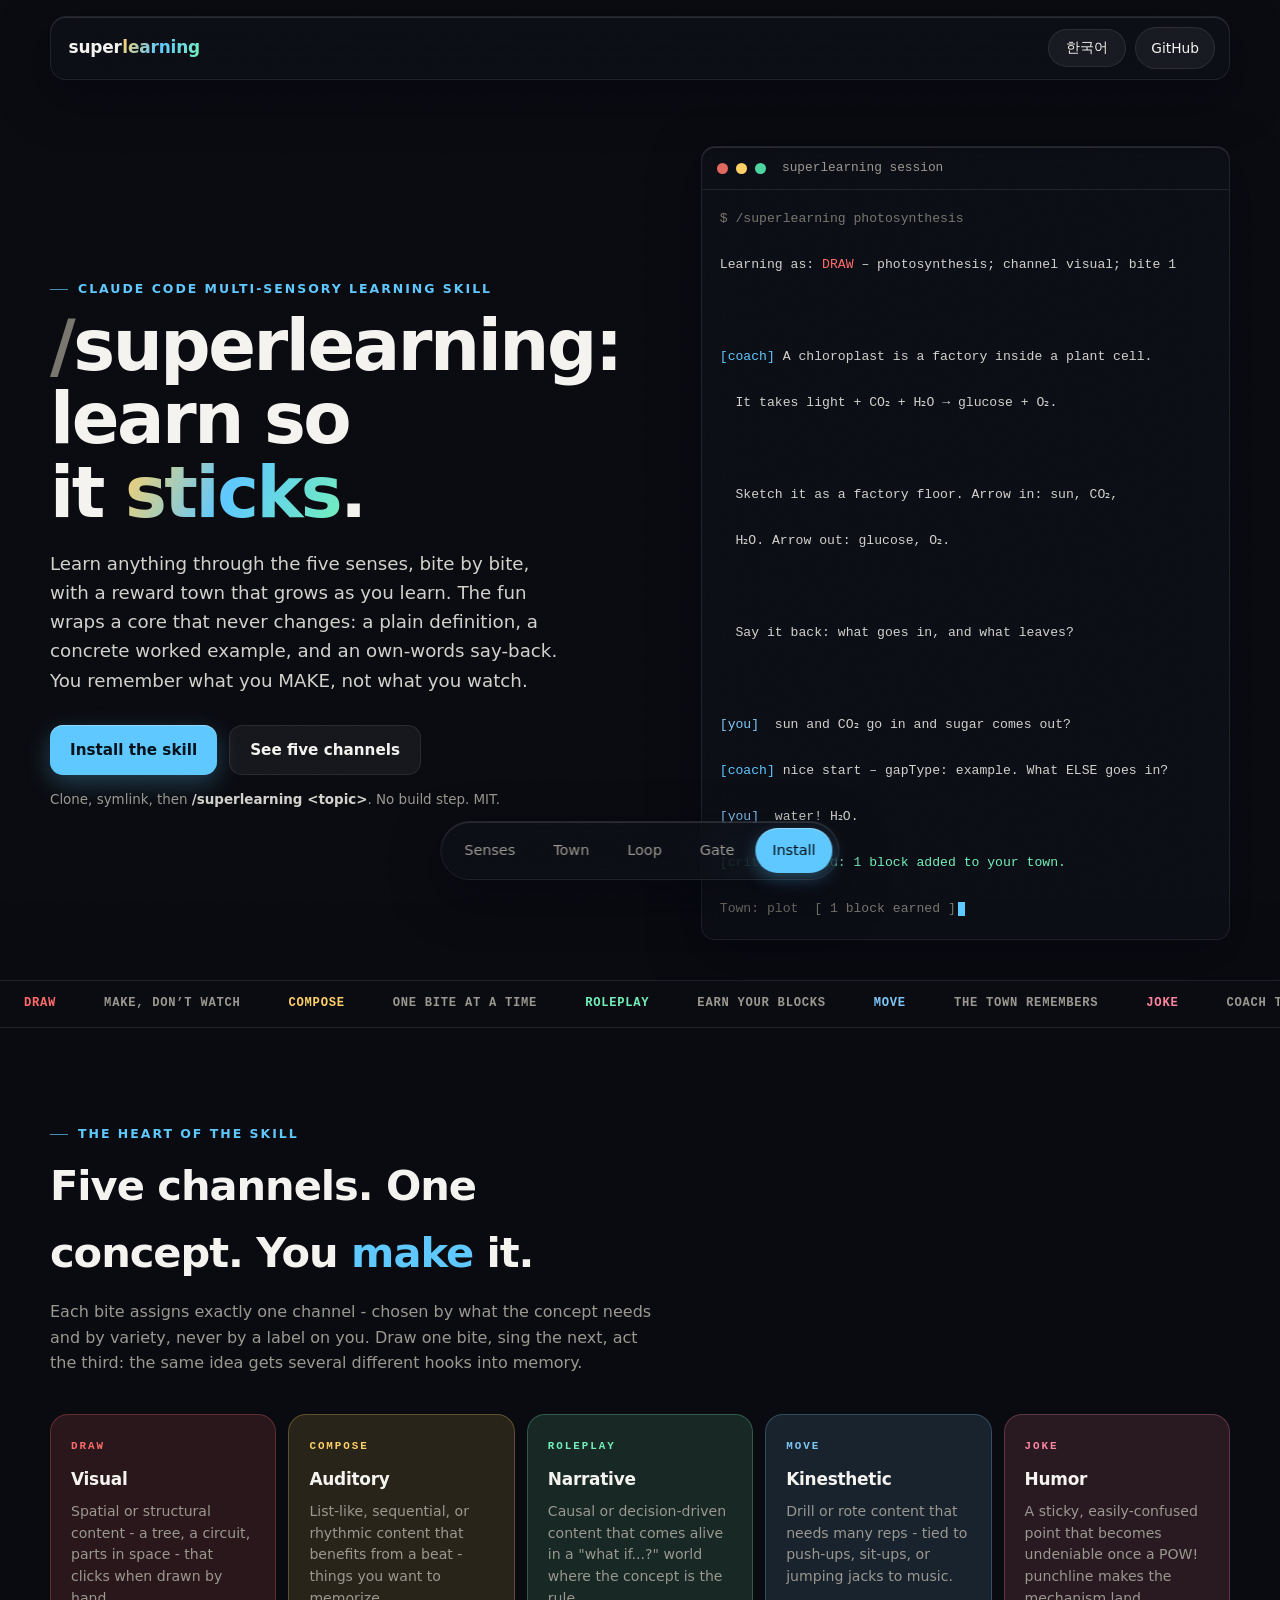
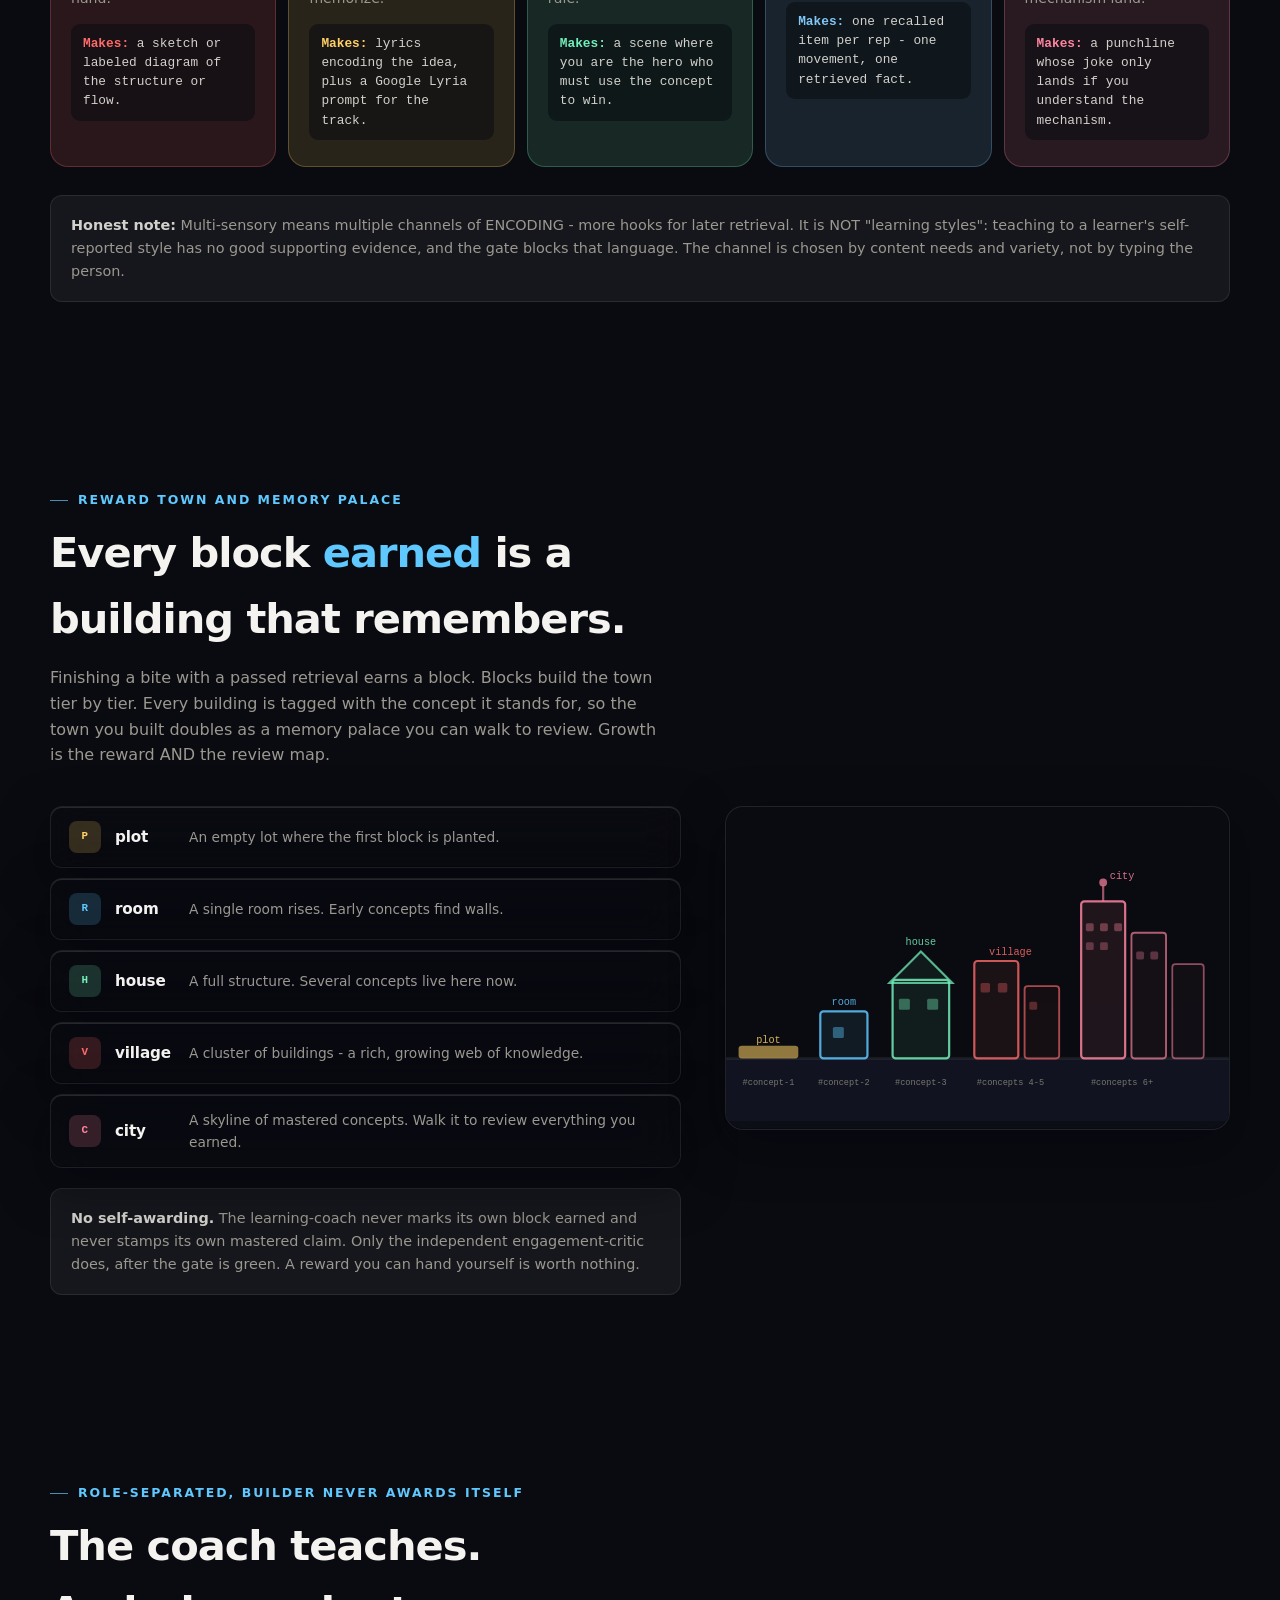
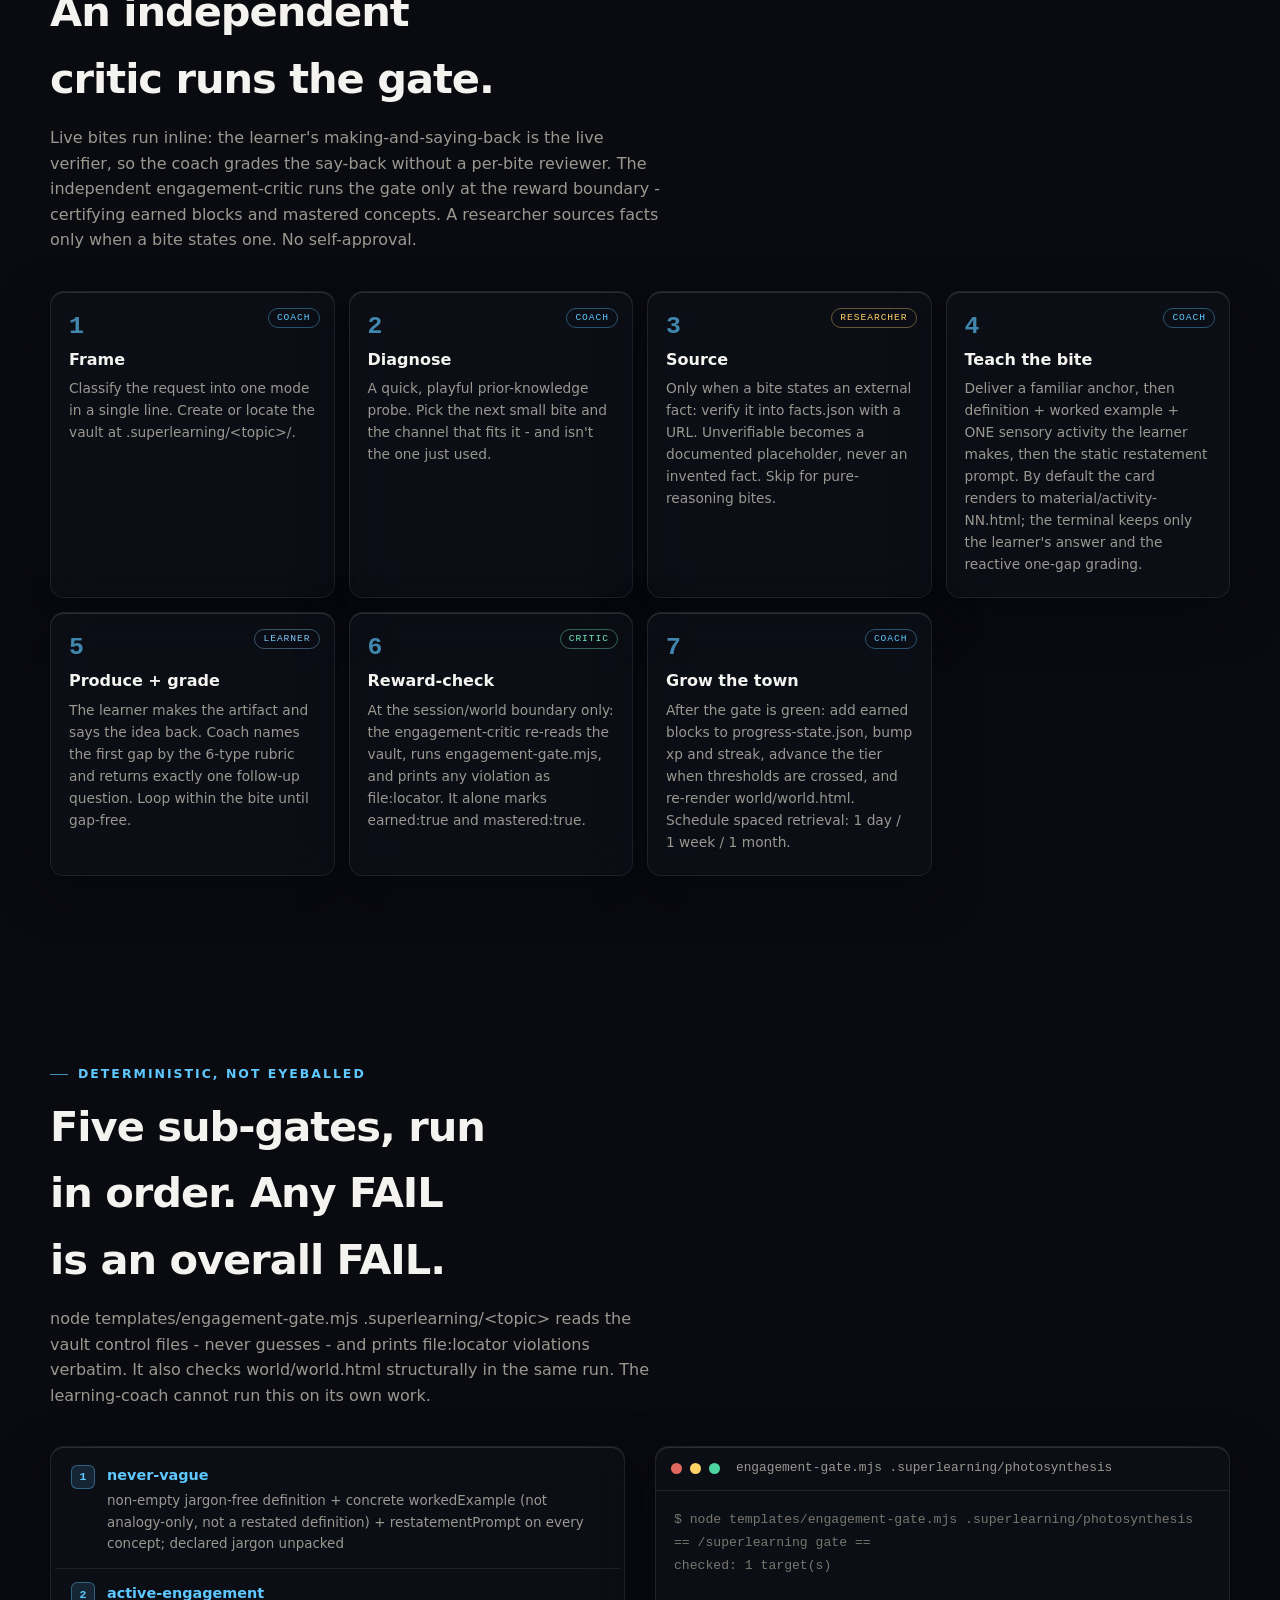
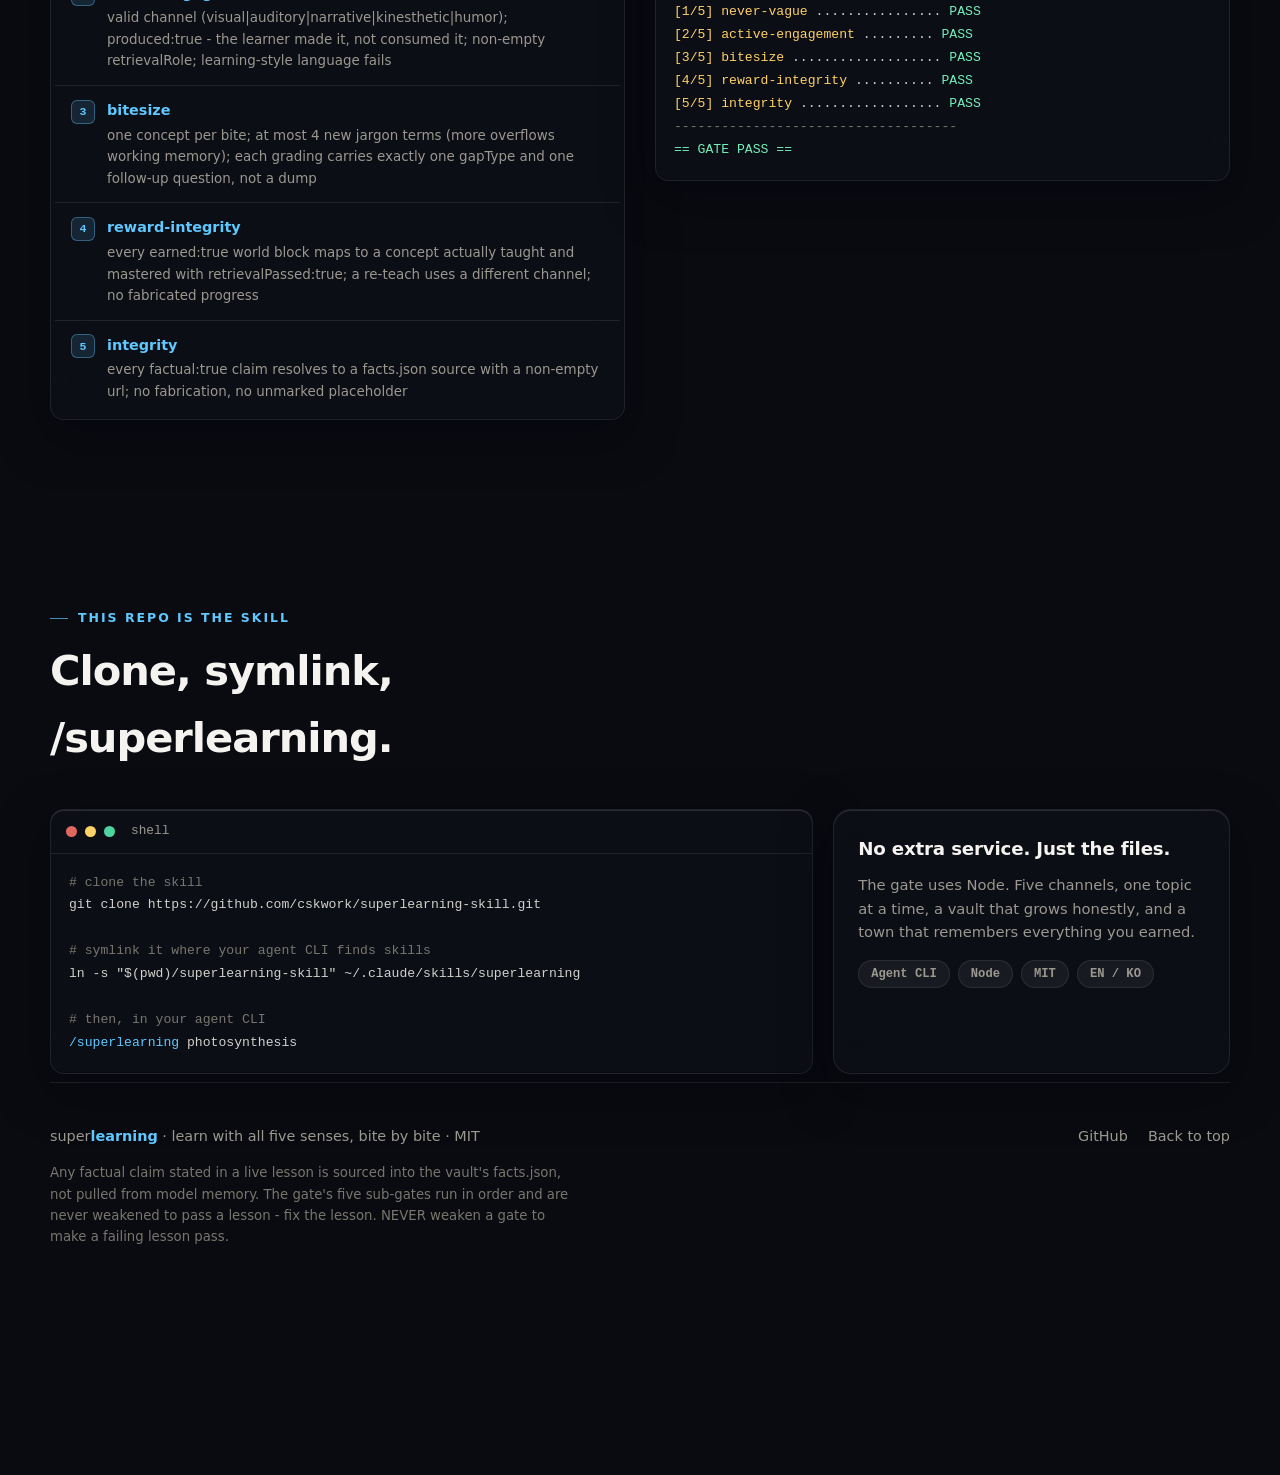
<file: docs/index.html>
<!doctype html>
<html lang="en">
<head>
<meta charset="utf-8">
<meta name="viewport" content="width=device-width, initial-scale=1">
<title>/superlearning - learn with all five senses, bite by bite</title>
<meta name="description" content="A Claude Code skill that makes any subject stick - through five sensory channels, bite-size pieces, and a reward town that grows as you learn. Behind a gate with no self-approval.">
<meta property="og:title" content="/superlearning - learn with all five senses, bite by bite">
<meta property="og:description" content="You remember what you MAKE. Every bite: a plain definition, a concrete worked example, an own-words restatement - plus one sensory activity you produce yourself. Blocks build a town that doubles as a memory palace.">
<meta property="og:type" content="website">
<link rel="icon" href="data:image/svg+xml,%3Csvg xmlns='http://www.w3.org/2000/svg' viewBox='0 0 32 32'%3E%3Crect width='32' height='32' rx='8' fill='%235EC8FF'/%3E%3Ctext x='16' y='23' font-family='system-ui,sans-serif' font-size='17' font-weight='700' text-anchor='middle' fill='%230A0B10'%3EL%3C/text%3E%3C/svg%3E">
<style>
  :root{
    --bg:#0A0B10; --glass:rgba(16,18,26,.60); --glass-strong:rgba(16,18,26,.85);
    --ink:#F4F3F0; --body:#D2D1CC; --muted:#9B9890; --soft:#78766E;
    --line:rgba(244,243,240,.09); --line-strong:rgba(244,243,240,.16);
    --accent:#5EC8FF; --accent-deep:#2AA8E8; --accent-soft:rgba(94,200,255,.13);
    --accent-ink:#04111B;
    --green:#73EFBA; --green-deep:#4DD4A0; --green-soft:rgba(115,239,186,.13);
    --red:#FF8B8B; --red-soft:rgba(255,139,139,.12);
    --draw:#FF6B6B; --draw-soft:rgba(255,107,107,.13);
    --compose:#FFD166; --compose-soft:rgba(255,209,102,.13);
    --roleplay:#73EFBA; --roleplay-soft:rgba(115,239,186,.13);
    --move:#7FC8F8; --move-soft:rgba(127,200,248,.13);
    --joke:#FF85A1; --joke-soft:rgba(255,133,161,.13);
    --hl:rgba(244,243,240,.13); --hl-soft:rgba(244,243,240,.05);
    --shadow:0 16px 48px rgba(4,6,14,.55);
    --ease:cubic-bezier(.16,1,.3,1);
    --r-card:18px; --r-term:14px;
    --maxw:1180px; --fs:1;
    --sans:ui-sans-serif,system-ui,-apple-system,"Segoe UI","Noto Sans KR","Apple SD Gothic Neo","Malgun Gothic",sans-serif;
    --mono:ui-monospace,"SF Mono","JetBrains Mono",Consolas,"Liberation Mono",Menlo,monospace;
  }
  *{box-sizing:border-box}
  html{scroll-behavior:smooth;background:var(--bg)}
  body{
    margin:0;min-width:320px;background:var(--bg);color:var(--body);
    font-family:var(--sans);font-size:calc(16px * var(--fs));line-height:1.6;
    -webkit-font-smoothing:antialiased;padding-bottom:104px;overflow-x:hidden;
  }

  /* Language: .en / .ko spans toggled by html[lang]; default en. */
  html[lang="en"] .ko{display:none !important}
  html[lang="ko"] .en{display:none !important}
  html[lang="ko"] body{word-break:keep-all}
  html[lang="ko"] .term pre,html[lang="ko"] .ticker,html[lang="ko"] .ascii{word-break:normal}

  a{color:inherit;text-decoration:none}
  a:hover{color:var(--accent)}
  a:focus-visible,button:focus-visible{outline:2px solid var(--accent);outline-offset:3px;border-radius:6px}
  code,kbd,pre,.mono{font-family:var(--mono)}
  b{color:var(--ink)}
  .wrap{position:relative;z-index:2;width:min(var(--maxw),calc(100% - 40px));margin:0 auto}
  .accent{color:var(--accent)}
  .eyebrow{font-size:.78rem;letter-spacing:.16em;text-transform:uppercase;color:var(--accent);font-weight:600}
  .eyebrow::before{content:"";display:inline-block;width:18px;height:1px;background:var(--accent);vertical-align:middle;margin-right:10px;opacity:.7}

  /* Depth layers: five-color aurora echoing the channel palette. */
  body::before{
    content:"";position:fixed;inset:-12%;z-index:-3;pointer-events:none;
    background:
      radial-gradient(38% 46% at 12% 6%,rgba(255,107,107,.12),transparent 70%),
      radial-gradient(44% 44% at 88% 10%,rgba(255,209,102,.10),transparent 70%),
      radial-gradient(50% 50% at 82% 88%,rgba(115,239,186,.10),transparent 72%),
      radial-gradient(42% 42% at 14% 90%,rgba(94,200,255,.10),transparent 72%),
      radial-gradient(34% 34% at 52% 48%,rgba(255,133,161,.07),transparent 68%);
    filter:saturate(120%);animation:aurora 34s ease-in-out infinite;
  }
  @keyframes aurora{0%,100%{transform:translate3d(0,0,0) scale(1)}50%{transform:translate3d(-1.2%,1%,0) scale(1.04)}}
  body::after{
    content:"";position:fixed;inset:0;z-index:90;pointer-events:none;opacity:.04;mix-blend-mode:overlay;
    background-image:url('data:image/svg+xml;utf8,<svg xmlns="http://www.w3.org/2000/svg" width="160" height="160"><filter id="n"><feTurbulence type="fractalNoise" baseFrequency="0.82" numOctaves="2" stitchTiles="stitch"/></filter><rect width="160" height="160" filter="url(%23n)" opacity="0.55"/></svg>');
  }

  .glass{
    background:var(--glass);
    -webkit-backdrop-filter:blur(22px) saturate(160%);backdrop-filter:blur(22px) saturate(160%);
    border:1px solid var(--line);
    box-shadow:inset 0 1px 0 var(--hl),inset 0 -1px 0 rgba(4,6,14,.4),var(--shadow);
  }
  @media (prefers-reduced-transparency:reduce){
    .glass{background:rgba(20,22,30,.97);-webkit-backdrop-filter:none;backdrop-filter:none}
  }

  /* Glass topbar */
  .topbar{position:fixed;top:16px;left:50%;transform:translateX(-50%);z-index:60;width:min(var(--maxw),calc(100% - 32px));border-radius:16px}
  .top-row{display:flex;align-items:center;justify-content:space-between;gap:14px;padding:10px 14px 10px 18px}
  .brand{font-weight:700;color:var(--ink);font-size:1.06rem;letter-spacing:-.01em}
  .brand-word{
    background:linear-gradient(115deg,var(--compose) 0%,var(--accent) 48%,var(--roleplay) 100%);
    -webkit-background-clip:text;background-clip:text;color:transparent;
  }
  .top-right{display:flex;gap:9px;align-items:center}
  .pill{border:1px solid var(--line);padding:9px 15px;border-radius:999px;color:var(--ink);font-size:.86rem;background:var(--hl-soft);transition:border-color .2s var(--ease),transform .2s var(--ease)}
  .pill:hover{border-color:rgba(94,200,255,.55);transform:translateY(-1px);color:var(--ink)}
  .lang{cursor:pointer;font-family:inherit;min-width:78px;text-align:center}

  /* Fixed glass dock with hover magnification */
  .dock{position:fixed;left:50%;bottom:20px;transform:translateX(-50%);z-index:60;display:flex;gap:4px;padding:6px;border-radius:999px;max-width:calc(100% - 24px)}
  .dock a{position:relative;padding:11px 17px;border-radius:999px;color:var(--muted);font-size:.9rem;font-weight:500;white-space:nowrap;transition:color .25s var(--ease),transform .3s var(--ease)}
  .dock a:hover{color:var(--ink);transform:translateY(-3px) scale(1.07)}
  .dock a:has(+a:hover),.dock a:hover+a{transform:translateY(-1px) scale(1.03)}
  .dock a.active{color:var(--accent-ink);background:var(--accent);box-shadow:inset 0 1px 0 rgba(220,244,255,.4),0 6px 18px rgba(94,200,255,.3)}
  @media (max-width:620px){.dock a{padding:10px 10px;font-size:.8rem}.dock{gap:2px;padding:5px}}

  /* Hero */
  .hero{padding:146px 0 40px;display:grid;grid-template-columns:1.06fr .94fr;gap:54px;align-items:center;min-height:86dvh}
  .hero h1{font-size:clamp(2.5rem,5.6vw,4.4rem);line-height:1.04;letter-spacing:-.035em;color:var(--ink);margin:.6rem 0 0;font-weight:700;text-wrap:balance}
  .hero h1 .slash{color:var(--soft)}
  .hero h1 .hl-word{
    background:linear-gradient(115deg,var(--compose) 0%,var(--accent) 48%,var(--roleplay) 100%);
    -webkit-background-clip:text;background-clip:text;color:transparent;
  }
  .hero p.lede{font-size:1.14rem;color:var(--body);max-width:44ch;margin:1.2rem 0 0}
  [data-stage]{opacity:0;transform:translateY(18px);animation:rise .85s var(--ease) forwards;animation-delay:calc(var(--i,0) * 110ms)}
  @keyframes rise{to{opacity:1;transform:none}}
  .cta-row{display:flex;gap:12px;margin-top:30px;flex-wrap:wrap}
  .btn{position:relative;overflow:hidden;display:inline-flex;align-items:center;gap:8px;min-height:44px;padding:12px 20px;border-radius:13px;font-weight:600;font-size:.95rem;transition:transform .25s var(--ease),box-shadow .25s var(--ease),border-color .2s var(--ease)}
  .btn-primary{background:var(--accent);color:var(--accent-ink);box-shadow:inset 0 1px 0 rgba(220,244,255,.4),0 8px 24px rgba(94,200,255,.28)}
  .btn-primary::after{content:"";position:absolute;top:0;bottom:0;left:-60%;width:40%;transform:skewX(-18deg);background:linear-gradient(90deg,transparent,rgba(255,255,255,.5),transparent);transition:left .55s var(--ease)}
  .btn-primary:hover{transform:translateY(-2px);color:var(--accent-ink)}
  .btn-primary:hover::after{left:120%}
  .btn-ghost{color:var(--ink);border:1px solid var(--line);background:var(--hl-soft)}
  .btn-ghost:hover{transform:translateY(-2px);border-color:rgba(94,200,255,.5)}
  .cta-note{margin:14px 0 0;font-size:.84rem;color:var(--muted)}
  .cta-note b{color:var(--body);font-weight:600}

  /* Terminal */
  .term{border-radius:var(--r-term);overflow:hidden}
  .term-bar{display:flex;align-items:center;gap:8px;padding:11px 15px;border-bottom:1px solid var(--line)}
  .dot{width:11px;height:11px;border-radius:50%}
  .dot.a{background:#e0685f}.dot.b{background:var(--compose)}.dot.c{background:var(--green-deep)}
  .term-title{margin-left:8px;font-size:.8rem;color:var(--muted);font-family:var(--mono)}
  .term pre{margin:0;padding:18px;font-family:var(--mono);font-size:calc(.82rem * var(--fs));line-height:1.75;color:var(--body);overflow-x:auto;white-space:pre-wrap}
  .term .ok{color:var(--green)}.term .bad{color:var(--red)}.term .dim{color:var(--soft)}
  .term .cy{color:var(--accent)}.term .am{color:var(--compose)}
  .term .draw-c{color:var(--draw)}.term .roleplay-c{color:var(--roleplay)}
  .term .move-c{color:var(--move)}.term .joke-c{color:var(--joke)}
  .tline{display:block;opacity:0;animation:lineIn .01s steps(1) forwards;animation-delay:var(--t,0s)}
  @keyframes lineIn{to{opacity:1}}
  .caret::after{content:"";display:inline-block;width:.55em;height:1.05em;margin-left:2px;vertical-align:text-bottom;background:var(--accent);animation:blink 1.1s steps(1) infinite}
  @keyframes blink{50%{opacity:0}}

  /* Ticker */
  .ticker-wrap{position:relative;z-index:2;border-top:1px solid var(--line);border-bottom:1px solid var(--line);overflow:hidden;background:rgba(12,14,20,.7)}
  .ticker{display:flex;gap:0;width:max-content;animation:tick 40s linear infinite}
  .ticker-wrap:hover .ticker{animation-play-state:paused}
  @keyframes tick{to{transform:translateX(-50%)}}
  .ticker span{display:inline-flex;align-items:center;min-height:46px;padding:0 24px;color:var(--muted);font:700 .76rem/1 var(--mono);letter-spacing:.06em;text-transform:uppercase;white-space:nowrap}
  .ticker b{color:var(--accent)}
  .ticker .draw-t{color:var(--draw)}.ticker .compose-t{color:var(--compose)}
  .ticker .roleplay-t{color:var(--roleplay)}.ticker .move-t{color:var(--move)}.ticker .joke-t{color:var(--joke)}

  /* Sections */
  section{padding:clamp(58px,8vw,92px) 0;position:relative;z-index:2}
  section[id]{scroll-margin-top:92px}
  .sec-head{max-width:60ch}
  .sec-head h2{font-size:clamp(1.8rem,3.5vw,2.6rem);color:var(--ink);letter-spacing:-.025em;margin:.5rem 0 0;font-weight:700;text-wrap:balance}
  .sec-head p{color:var(--muted);margin:.8rem 0 0;font-size:calc(1rem * var(--fs))}

  /* Five Senses channel cards */
  .channels{display:grid;grid-template-columns:repeat(5,1fr);gap:12px;margin-top:38px}
  .channel{position:relative;overflow:hidden;border-radius:var(--r-card);padding:26px 20px;border:1px solid transparent;transition:border-color .3s var(--ease),transform .3s var(--ease)}
  .channel:hover{transform:translateY(-3px)}
  .channel-label{font:700 .68rem/1 var(--mono);letter-spacing:.18em;text-transform:uppercase;margin-bottom:14px}
  .channel h3{margin:0 0 8px;color:var(--ink);font-size:1.06rem;letter-spacing:-.015em}
  .channel p{margin:0;font-size:.88rem;color:var(--muted);line-height:1.55}
  .channel .makes{margin-top:14px;padding:10px 12px;border-radius:9px;font:.8rem/1.5 var(--mono);background:rgba(10,11,16,.55);color:var(--body)}
  .channel.draw{background:var(--draw-soft);border-color:rgba(255,107,107,.26)}.channel.draw .channel-label{color:var(--draw)}.channel.draw .makes b{color:var(--draw)}
  .channel.compose{background:var(--compose-soft);border-color:rgba(255,209,102,.26)}.channel.compose .channel-label{color:var(--compose)}.channel.compose .makes b{color:var(--compose)}
  .channel.roleplay{background:var(--roleplay-soft);border-color:rgba(115,239,186,.26)}.channel.roleplay .channel-label{color:var(--roleplay)}.channel.roleplay .makes b{color:var(--roleplay)}
  .channel.move{background:var(--move-soft);border-color:rgba(127,200,248,.26)}.channel.move .channel-label{color:var(--move)}.channel.move .makes b{color:var(--move)}
  .channel.joke{background:var(--joke-soft);border-color:rgba(255,133,161,.26)}.channel.joke .channel-label{color:var(--joke)}.channel.joke .makes b{color:var(--joke)}
  @media (max-width:980px){.channels{grid-template-columns:repeat(3,1fr)}}
  @media (max-width:600px){.channels{grid-template-columns:1fr 1fr}}

  .aside-note{margin-top:28px;padding:18px 20px;border-radius:12px;border:1px solid var(--line);background:var(--hl-soft);font-size:.9rem;color:var(--muted)}
  .aside-note b{color:var(--body)}

  /* Town section */
  .town-layout{display:grid;grid-template-columns:minmax(0,1fr) minmax(290px,.8fr);gap:44px;align-items:start;margin-top:38px}
  .tiers{list-style:none;margin:0;padding:0;display:flex;flex-direction:column;gap:10px}
  .tier-item{display:flex;align-items:center;gap:14px;padding:14px 18px;border-radius:12px;border:1px solid var(--line);background:rgba(10,11,16,.4);font-size:.93rem}
  .tier-n{flex:0 0 auto;width:32px;height:32px;border-radius:8px;display:grid;place-items:center;font:.68rem/1 var(--mono);font-weight:700;letter-spacing:.04em;text-transform:uppercase}
  .tier-n.t1{background:rgba(255,209,102,.18);color:var(--compose)}
  .tier-n.t2{background:rgba(94,200,255,.18);color:var(--accent)}
  .tier-n.t3{background:rgba(115,239,186,.18);color:var(--roleplay)}
  .tier-n.t4{background:rgba(255,107,107,.18);color:var(--draw)}
  .tier-n.t5{background:rgba(255,133,161,.18);color:var(--joke)}
  .tier-name{font-weight:600;color:var(--ink);min-width:60px;font-size:.95rem;letter-spacing:-.01em}
  .tier-desc{color:var(--muted);font-size:.86rem}
  .town-visual{width:100%;border-radius:var(--r-card);overflow:hidden}
  .palace-note{margin-top:20px}
  @media (max-width:860px){.town-layout{grid-template-columns:1fr}}

  /* Loop steps */
  .loop-steps{display:grid;grid-template-columns:repeat(4,1fr);gap:14px;margin-top:38px}
  .step{position:relative;border-radius:var(--r-term);padding:22px 18px}
  .step .sn{font:700 1.55rem/1 var(--mono);color:var(--accent);opacity:.65;line-height:1;margin-bottom:8px}
  .step h3{margin:0 0 5px;color:var(--ink);font-size:1rem}
  .step p{margin:0;font-size:.86rem;color:var(--muted)}
  .role-badge{position:absolute;top:16px;right:14px;font:.6rem/1 var(--mono);letter-spacing:.1em;text-transform:uppercase;color:var(--soft);border:1px solid var(--line);border-radius:999px;padding:4px 8px}
  .role-badge.coach{color:var(--accent);border-color:rgba(94,200,255,.38)}
  .role-badge.critic{color:var(--green);border-color:rgba(115,239,186,.38)}
  .role-badge.research{color:var(--compose);border-color:rgba(255,209,102,.38)}
  .role-badge.learner{color:var(--move);border-color:rgba(127,200,248,.38)}
  @media (max-width:900px){.loop-steps{grid-template-columns:1fr 1fr}}
  @media (max-width:520px){.loop-steps{grid-template-columns:1fr}}

  /* Gate section */
  .gate-layout{display:grid;grid-template-columns:1fr 1fr;gap:30px;align-items:start;margin-top:38px}
  .gate-list{list-style:none;padding:4px;margin:0;border-radius:var(--r-term)}
  .gate-list li{padding:13px 16px;border-bottom:1px solid var(--line);color:var(--body);font-size:.93rem;display:flex;gap:12px;align-items:baseline}
  .gate-list li:last-child{border-bottom:none}
  .gate-no{display:inline-grid;place-items:center;flex:0 0 auto;width:24px;height:24px;border-radius:6px;border:1px solid rgba(94,200,255,.38);background:var(--accent-soft);color:var(--accent);font:700 .72rem/1 var(--mono)}
  .gate-key{color:var(--accent);font-weight:600;white-space:nowrap;font-size:.9rem}
  .gate-desc{color:var(--muted);display:block;font-size:.84rem;margin-top:2px}
  @media (max-width:860px){.gate-layout{grid-template-columns:1fr}}

  /* Install section */
  .install{display:grid;grid-template-columns:minmax(0,1fr) minmax(260px,.52fr);gap:20px;align-items:stretch;margin-top:38px}
  .install-card{padding:24px;border-radius:var(--r-card)}
  .install-card h3{margin:0 0 10px;color:var(--ink);font-size:1.14rem;letter-spacing:-.01em}
  .install-card p{margin:0 0 16px;color:var(--muted);font-size:.92rem}
  .pill-row{display:flex;flex-wrap:wrap;gap:8px}
  .tag-pill{border:1px solid var(--line);border-radius:999px;padding:7px 12px;color:var(--muted);background:var(--hl-soft);font:600 .76rem/1 var(--mono)}
  @media (max-width:860px){.install{grid-template-columns:1fr}}

  footer{margin-top:8px;padding:42px 0 18px;color:var(--muted);font-size:.9rem;position:relative;z-index:2;border-top:1px solid var(--line)}
  .foot-row{display:flex;justify-content:space-between;gap:20px;flex-wrap:wrap;align-items:center}
  .foot-row b{color:var(--accent)}
  .foot-note{margin-top:14px;font-size:.83rem;color:var(--soft);max-width:62ch}
  footer a:hover{color:var(--ink)}

  /* Reveal on scroll */
  .reveal{opacity:0;transform:translateY(16px);transition:opacity .7s var(--ease),transform .7s var(--ease);transition-delay:var(--d,0s)}
  .reveal.in{opacity:1;transform:none}

  @media (max-width:900px){
    .hero{grid-template-columns:1fr;gap:34px;min-height:0;padding-top:124px}
    .hero p.lede{max-width:58ch}
  }

  @media (prefers-reduced-motion:reduce){
    html{scroll-behavior:auto}
    *,*::before,*::after{animation-duration:.001ms !important;animation-iteration-count:1 !important;transition-duration:.001ms !important}
    .reveal{opacity:1;transform:none}
    [data-stage]{opacity:1;transform:none;animation:none}
    .tline{opacity:1;animation:none}.caret::after{animation:none}
    .ticker{animation:none;flex-wrap:wrap;width:auto}
    body::before{animation:none}
    .btn-primary::after{display:none}
    .btn:hover,.pill:hover,.channel:hover,.dock a:hover{transform:none}
    ::view-transition-group(*),::view-transition-old(*),::view-transition-new(*){animation:none !important}
  }
</style>
</head>
<body>

<header class="topbar glass">
  <div class="top-row">
    <div class="brand">super<span class="brand-word">learning</span></div>
    <div class="top-right">
      <button id="langToggle" class="pill lang" aria-label="Switch language / 언어 전환"><span class="en">한국어</span><span class="ko">EN</span></button>
      <a class="pill" href="https://github.com/cskwork/superlearning-skill">GitHub</a>
    </div>
  </div>
</header>

<nav class="dock glass" aria-label="Sections">
  <a href="#senses" class="dock-link"><span class="en">Senses</span><span class="ko">감각</span></a>
  <a href="#town" class="dock-link"><span class="en">Town</span><span class="ko">마을</span></a>
  <a href="#loop" class="dock-link"><span class="en">Loop</span><span class="ko">루프</span></a>
  <a href="#gate" class="dock-link"><span class="en">Gate</span><span class="ko">게이트</span></a>
  <a href="#install" class="dock-link"><span class="en">Install</span><span class="ko">설치</span></a>
</nav>

<main>
<section class="hero wrap" id="top">
  <div>
    <span class="eyebrow" data-stage style="--i:0"><span class="en">Claude Code multi-sensory learning skill</span><span class="ko">Claude Code 다감각 학습 스킬</span></span>
    <h1 data-stage style="--i:1">
      <span class="en"><span class="slash">/</span>superlearning: learn so it <span class="hl-word">sticks</span>.</span>
      <span class="ko"><span class="slash">/</span>superlearning: 진짜 <span class="hl-word">남는</span> 공부.</span>
    </h1>
    <p class="lede" data-stage style="--i:2">
      <span class="en">Learn anything through the five senses, bite by bite, with a reward town that grows as you learn. The fun wraps a core that never changes: a plain definition, a concrete worked example, and an own-words say-back. You remember what you MAKE, not what you watch.</span>
      <span class="ko">다섯 가지 감각으로, 한 입씩, 배울수록 자라나는 보상 마을과 함께 무엇이든 배우세요. 즐거움 뒤엔 절대 바뀌지 않는 핵심이 있습니다. 쉬운 정의, 구체적인 풀이 예시, 자기 말로 되말하기. 보는 것이 아니라 만드는 것을 기억합니다.</span>
    </p>
    <div class="cta-row" data-stage style="--i:3">
      <a class="btn btn-primary" href="#install"><span class="en">Install the skill</span><span class="ko">스킬 설치하기</span></a>
      <a class="btn btn-ghost" href="#senses"><span class="en">See five channels</span><span class="ko">다섯 채널 보기</span></a>
    </div>
    <p class="cta-note" data-stage style="--i:3">
      <span class="en">Clone, symlink, then <b>/superlearning &lt;topic&gt;</b>. No build step. MIT.</span>
      <span class="ko">클론하고 심링크한 뒤 <b>/superlearning &lt;주제&gt;</b>. 빌드 불필요. MIT.</span>
    </p>
  </div>

  <div class="term glass" data-stage style="--i:2" aria-label="example /superlearning session">
    <div class="term-bar"><span class="dot a"></span><span class="dot b"></span><span class="dot c"></span><span class="term-title">superlearning session</span></div>
<pre><span class="tline" style="--t:.4s"><span class="dim">$ /superlearning photosynthesis</span></span>
<span class="tline" style="--t:.85s">Learning as: <span class="draw-c">DRAW</span> – photosynthesis; channel visual; bite 1</span>
<span class="tline" style="--t:1.2s"> </span>
<span class="tline" style="--t:1.4s"><span class="cy">[coach]</span> A chloroplast is a factory inside a plant cell.</span>
<span class="tline" style="--t:1.65s">  It takes light + CO&#x2082; + H&#x2082;O &#x2192; glucose + O&#x2082;.</span>
<span class="tline" style="--t:1.95s"> </span>
<span class="tline" style="--t:2.15s">  Sketch it as a factory floor. Arrow in: sun, CO&#x2082;,</span>
<span class="tline" style="--t:2.4s">  H&#x2082;O. Arrow out: glucose, O&#x2082;.</span>
<span class="tline" style="--t:2.7s"> </span>
<span class="tline" style="--t:2.9s">  Say it back: what goes in, and what leaves?</span>
<span class="tline" style="--t:3.2s"> </span>
<span class="tline" style="--t:3.45s"><span class="move-c">[you]</span>  sun and CO&#x2082; go in and sugar comes out?</span>
<span class="tline" style="--t:3.75s"><span class="cy">[coach]</span> nice start – gapType: example. What ELSE goes in?</span>
<span class="tline" style="--t:4.05s"><span class="move-c">[you]</span>  water! H&#x2082;O.</span>
<span class="tline" style="--t:4.35s"><span class="ok">[critic] earned: 1 block added to your town.</span></span>
<span class="tline caret" style="--t:4.7s"><span class="dim">Town: plot  [ 1 block earned ]</span></span></pre>
  </div>
</section>

<div class="ticker-wrap" aria-hidden="true">
  <div class="ticker">
    <span class="draw-t">DRAW</span><span>make, don&#x2019;t watch</span><span class="compose-t">COMPOSE</span><span>one bite at a time</span><span class="roleplay-t">ROLEPLAY</span><span>earn your blocks</span><span class="move-t">MOVE</span><span>the town remembers</span><span class="joke-t">JOKE</span><span>coach teaches &#x2022; critic rewards</span><span>never style-matched</span><span>bite by bite</span><span>no fake progress</span><span>five channels, one concept</span>
    <span class="draw-t">DRAW</span><span>make, don&#x2019;t watch</span><span class="compose-t">COMPOSE</span><span>one bite at a time</span><span class="roleplay-t">ROLEPLAY</span><span>earn your blocks</span><span class="move-t">MOVE</span><span>the town remembers</span><span class="joke-t">JOKE</span><span>coach teaches &#x2022; critic rewards</span><span>never style-matched</span><span>bite by bite</span><span>no fake progress</span><span>five channels, one concept</span>
  </div>
</div>

<section id="senses">
  <div class="wrap">
    <div class="sec-head reveal">
      <span class="eyebrow"><span class="en">The heart of the skill</span><span class="ko">스킬의 핵심</span></span>
      <h2><span class="en">Five channels. One concept. You <span class="accent">make</span> it.</span><span class="ko">다섯 채널. 하나의 개념. 당신이 <span class="accent">만듭니다</span>.</span></h2>
      <p><span class="en">Each bite assigns exactly one channel - chosen by what the concept needs and by variety, never by a label on you. Draw one bite, sing the next, act the third: the same idea gets several different hooks into memory.</span><span class="ko">각 한 입은 채널 하나를 배정합니다. 개념이 필요로 하는 것과 다양성에 따라 고르며, 당신에게 라벨을 붙여 정하지 않습니다. 한 입은 그리고, 다음은 노래하고, 그다음은 연기합니다. 같은 아이디어가 여러 기억의 고리를 얻습니다.</span></p>
    </div>
    <div class="channels">
      <div class="channel draw reveal">
        <div class="channel-label">DRAW</div>
        <h3><span class="en">Visual</span><span class="ko">시각</span></h3>
        <p><span class="en">Spatial or structural content - a tree, a circuit, parts in space - that clicks when drawn by hand.</span><span class="ko">손으로 그릴 때 이해되는 공간적·구조적 내용. 트리, 회로, 공간 속 부품들.</span></p>
        <div class="makes"><b><span class="en">Makes:</span><span class="ko">만들기:</span></b> <span class="en">a sketch or labeled diagram of the structure or flow.</span><span class="ko">구조나 흐름을 담은 스케치 또는 레이블된 다이어그램.</span></div>
      </div>
      <div class="channel compose reveal" style="--d:.06s">
        <div class="channel-label">COMPOSE</div>
        <h3><span class="en">Auditory</span><span class="ko">청각</span></h3>
        <p><span class="en">List-like, sequential, or rhythmic content that benefits from a beat - things you want to memorize.</span><span class="ko">리듬이 도움이 되는 목록형·순차형 내용. 외워 두고 싶은 것들.</span></p>
        <div class="makes"><b><span class="en">Makes:</span><span class="ko">만들기:</span></b> <span class="en">lyrics encoding the idea, plus a Google Lyria prompt for the track.</span><span class="ko">개념을 담은 가사와 Google Lyria에 바로 붙여 넣을 프롬프트.</span></div>
      </div>
      <div class="channel roleplay reveal" style="--d:.12s">
        <div class="channel-label">ROLEPLAY</div>
        <h3><span class="en">Narrative</span><span class="ko">서사</span></h3>
        <p><span class="en">Causal or decision-driven content that comes alive in a "what if...?" world where the concept is the rule.</span><span class="ko">인과관계나 의사결정을 다루는 내용. 개념이 규칙이 되는 "만약...?" 세계에서 살아납니다.</span></p>
        <div class="makes"><b><span class="en">Makes:</span><span class="ko">만들기:</span></b> <span class="en">a scene where you are the hero who must use the concept to win.</span><span class="ko">개념을 써야만 이길 수 있는, 당신이 주인공인 장면.</span></div>
      </div>
      <div class="channel move reveal" style="--d:.18s">
        <div class="channel-label">MOVE</div>
        <h3><span class="en">Kinesthetic</span><span class="ko">신체</span></h3>
        <p><span class="en">Drill or rote content that needs many reps - tied to push-ups, sit-ups, or jumping jacks to music.</span><span class="ko">반복이 필요한 암기 내용. 음악에 맞춰 팔굽혀펴기, 윗몸일으키기, 점프에 연결됩니다.</span></p>
        <div class="makes"><b><span class="en">Makes:</span><span class="ko">만들기:</span></b> <span class="en">one recalled item per rep - one movement, one retrieved fact.</span><span class="ko">동작 하나에 회상 하나. 한 동작, 하나의 사실.</span></div>
      </div>
      <div class="channel joke reveal" style="--d:.24s">
        <div class="channel-label">JOKE</div>
        <h3><span class="en">Humor</span><span class="ko">유머</span></h3>
        <p><span class="en">A sticky, easily-confused point that becomes undeniable once a POW! punchline makes the mechanism land.</span><span class="ko">헷갈리기 쉬운 개념. POW! 한 방 펀치라인이 메커니즘을 명확하게 만들면 절대 잊지 않습니다.</span></p>
        <div class="makes"><b><span class="en">Makes:</span><span class="ko">만들기:</span></b> <span class="en">a punchline whose joke only lands if you understand the mechanism.</span><span class="ko">메커니즘을 이해해야만 웃길 수 있는 펀치라인.</span></div>
      </div>
    </div>
    <div class="aside-note reveal">
      <b><span class="en">Honest note:</span><span class="ko">솔직한 한 마디:</span></b>
      <span class="en"> Multi-sensory means multiple channels of ENCODING - more hooks for later retrieval. It is NOT "learning styles": teaching to a learner's self-reported style has no good supporting evidence, and the gate blocks that language. The channel is chosen by content needs and variety, not by typing the person.</span>
      <span class="ko"> 다감각이란 인코딩의 여러 채널을 쓴다는 뜻으로, 나중에 꺼낼 고리가 더 많아지는 것입니다. "학습 스타일"이 아닙니다. 학습자의 자기 보고 스타일에 맞추는 것을 뒷받침할 근거는 없으며, 게이트는 그런 표현을 막습니다. 채널은 내용이 필요로 하는 것과 다양성에 따라 선택하며, 사람에게 라벨을 붙여 정하지 않습니다.</span>
    </div>
  </div>
</section>

<section id="town">
  <div class="wrap">
    <div class="sec-head reveal">
      <span class="eyebrow"><span class="en">Reward town and memory palace</span><span class="ko">보상 마을이자 기억의 궁전</span></span>
      <h2><span class="en">Every block <span class="accent">earned</span> is a building that remembers.</span><span class="ko">얻은 블록 하나하나가 <span class="accent">기억하는</span> 건물이 됩니다.</span></h2>
      <p><span class="en">Finishing a bite with a passed retrieval earns a block. Blocks build the town tier by tier. Every building is tagged with the concept it stands for, so the town you built doubles as a memory palace you can walk to review. Growth is the reward AND the review map.</span><span class="ko">회상 검사를 통과하며 한 입을 마치면 블록을 얻습니다. 블록이 쌓여 마을이 단계별로 자랍니다. 모든 건물엔 해당 개념이 태그되어 있어, 당신이 지은 마을은 곧 걸으며 복습할 수 있는 기억의 궁전입니다. 성장이 보상이자 복습 지도입니다.</span></p>
    </div>
    <div class="town-layout">
      <div>
        <ul class="tiers">
          <li class="tier-item glass reveal">
            <div class="tier-n t1">P</div>
            <div class="tier-name">plot</div>
            <div class="tier-desc"><span class="en">An empty lot where the first block is planted.</span><span class="ko">첫 번째 블록이 심어지는 빈 땅.</span></div>
          </li>
          <li class="tier-item glass reveal" style="--d:.05s">
            <div class="tier-n t2">R</div>
            <div class="tier-name">room</div>
            <div class="tier-desc"><span class="en">A single room rises. Early concepts find walls.</span><span class="ko">방 하나가 올라옵니다. 초기 개념들이 벽을 얻습니다.</span></div>
          </li>
          <li class="tier-item glass reveal" style="--d:.10s">
            <div class="tier-n t3">H</div>
            <div class="tier-name">house</div>
            <div class="tier-desc"><span class="en">A full structure. Several concepts live here now.</span><span class="ko">온전한 집. 여러 개념이 이 안에 자리를 잡습니다.</span></div>
          </li>
          <li class="tier-item glass reveal" style="--d:.15s">
            <div class="tier-n t4">V</div>
            <div class="tier-name">village</div>
            <div class="tier-desc"><span class="en">A cluster of buildings - a rich, growing web of knowledge.</span><span class="ko">건물들이 모인 마을. 촘촘하게 자라나는 지식의 그물.</span></div>
          </li>
          <li class="tier-item glass reveal" style="--d:.20s">
            <div class="tier-n t5">C</div>
            <div class="tier-name">city</div>
            <div class="tier-desc"><span class="en">A skyline of mastered concepts. Walk it to review everything you earned.</span><span class="ko">숙달된 개념들의 스카이라인. 걸으면 쌓아 온 것이 복습됩니다.</span></div>
          </li>
        </ul>
        <div class="aside-note palace-note reveal" style="--d:.24s">
          <b><span class="en">No self-awarding.</span><span class="ko">자기 수여 없음.</span></b>
          <span class="en"> The learning-coach never marks its own block earned and never stamps its own mastered claim. Only the independent engagement-critic does, after the gate is green. A reward you can hand yourself is worth nothing.</span>
          <span class="ko"> learning-coach는 자신이 가르친 블록에 earned를 표시하거나 mastered를 찍지 않습니다. 게이트가 초록이 된 후, 오직 독립된 engagement-critic만이 합니다. 스스로 줄 수 있는 보상은 아무 의미가 없습니다.</span>
        </div>
      </div>

      <div class="town-visual glass reveal" style="--d:.08s">
        <!-- Inline SVG: stylized building-blocks town growing plot to city -->
        <svg xmlns="http://www.w3.org/2000/svg" viewBox="0 0 320 200" role="img" aria-label="Town growing from a single plot on the left through room and house and village to a city skyline on the right">
          <title>Town growth: plot to city</title>
          <rect width="320" height="200" fill="#0A0B10"/>
          <!-- Ground -->
          <rect x="0" y="160" width="320" height="40" fill="#111420" rx="0"/>
          <rect x="0" y="159" width="320" height="2" fill="rgba(244,243,240,.06)"/>

          <!-- PLOT: golden tile -->
          <rect x="8" y="152" width="38" height="8" rx="2" fill="rgba(255,209,102,.55)"/>
          <text x="27" y="150" fill="#FFD166" font-size="6.5" text-anchor="middle" font-family="monospace" opacity=".85">plot</text>

          <!-- ROOM: small cube, cyan -->
          <rect x="60" y="130" width="30" height="30" rx="2" fill="rgba(94,200,255,.10)" stroke="#5EC8FF" stroke-width="1.4" opacity=".85"/>
          <rect x="68" y="140" width="7" height="7" rx="1" fill="#5EC8FF" opacity=".4"/>
          <text x="75" y="126" fill="#5EC8FF" font-size="6.5" text-anchor="middle" font-family="monospace" opacity=".85">room</text>

          <!-- HOUSE: box plus roof, mint -->
          <rect x="106" y="110" width="36" height="50" rx="2" fill="rgba(115,239,186,.09)" stroke="#73EFBA" stroke-width="1.4" opacity=".85"/>
          <polygon points="104,112 144,112 124,92" fill="rgba(115,239,186,.09)" stroke="#73EFBA" stroke-width="1.4" opacity=".75"/>
          <rect x="110" y="122" width="7" height="7" rx="1" fill="#73EFBA" opacity=".38"/>
          <rect x="128" y="122" width="7" height="7" rx="1" fill="#73EFBA" opacity=".38"/>
          <text x="124" y="88" fill="#73EFBA" font-size="6.5" text-anchor="middle" font-family="monospace" opacity=".85">house</text>

          <!-- VILLAGE: two buildings, coral -->
          <rect x="158" y="98" width="28" height="62" rx="2" fill="rgba(255,107,107,.09)" stroke="#FF6B6B" stroke-width="1.4" opacity=".8"/>
          <rect x="190" y="114" width="22" height="46" rx="2" fill="rgba(255,107,107,.07)" stroke="#FF6B6B" stroke-width="1.2" opacity=".65"/>
          <rect x="162" y="112" width="6" height="6" rx="1" fill="#FF6B6B" opacity=".32"/>
          <rect x="173" y="112" width="6" height="6" rx="1" fill="#FF6B6B" opacity=".32"/>
          <rect x="193" y="124" width="5" height="5" rx="1" fill="#FF6B6B" opacity=".3"/>
          <text x="181" y="94" fill="#FF6B6B" font-size="6.5" text-anchor="middle" font-family="monospace" opacity=".85">village</text>

          <!-- CITY: tall building cluster, pink -->
          <rect x="226" y="60" width="28" height="100" rx="2" fill="rgba(255,133,161,.10)" stroke="#FF85A1" stroke-width="1.4" opacity=".85"/>
          <line x1="240" y1="60" x2="240" y2="50" stroke="#FF85A1" stroke-width="1.4" opacity=".6"/>
          <circle cx="240" cy="48" r="2.5" fill="#FF85A1" opacity=".7"/>
          <rect x="258" y="80" width="22" height="80" rx="2" fill="rgba(255,133,161,.07)" stroke="#FF85A1" stroke-width="1.2" opacity=".68"/>
          <rect x="284" y="100" width="20" height="60" rx="2" fill="rgba(255,133,161,.06)" stroke="#FF85A1" stroke-width="1.1" opacity=".55"/>
          <rect x="229" y="74" width="5" height="5" rx="1" fill="#FF85A1" opacity=".36"/>
          <rect x="238" y="74" width="5" height="5" rx="1" fill="#FF85A1" opacity=".36"/>
          <rect x="247" y="74" width="5" height="5" rx="1" fill="#FF85A1" opacity=".36"/>
          <rect x="229" y="86" width="5" height="5" rx="1" fill="#FF85A1" opacity=".3"/>
          <rect x="238" y="86" width="5" height="5" rx="1" fill="#FF85A1" opacity=".3"/>
          <rect x="261" y="92" width="5" height="5" rx="1" fill="#FF85A1" opacity=".3"/>
          <rect x="270" y="92" width="5" height="5" rx="1" fill="#FF85A1" opacity=".3"/>
          <text x="252" y="46" fill="#FF85A1" font-size="6.5" text-anchor="middle" font-family="monospace" opacity=".85">city</text>

          <!-- Concept tags on buildings (memory palace) -->
          <text x="27" y="177" fill="#78766E" font-size="5.5" text-anchor="middle" font-family="monospace">#concept-1</text>
          <text x="75" y="177" fill="#78766E" font-size="5.5" text-anchor="middle" font-family="monospace">#concept-2</text>
          <text x="124" y="177" fill="#78766E" font-size="5.5" text-anchor="middle" font-family="monospace">#concept-3</text>
          <text x="181" y="177" fill="#78766E" font-size="5.5" text-anchor="middle" font-family="monospace">#concepts 4-5</text>
          <text x="252" y="177" fill="#78766E" font-size="5.5" text-anchor="middle" font-family="monospace">#concepts 6+</text>
        </svg>
      </div>
    </div>
  </div>
</section>

<section id="loop">
  <div class="wrap">
    <div class="sec-head reveal">
      <span class="eyebrow"><span class="en">Role-separated, builder never awards itself</span><span class="ko">역할 분리, 만든 쪽이 수여하지 않음</span></span>
      <h2><span class="en">The coach teaches. An independent critic runs the gate.</span><span class="ko">코치가 가르치고, 독립 검토자가 게이트를 돌립니다.</span></h2>
      <p><span class="en">Live bites run inline: the learner's making-and-saying-back is the live verifier, so the coach grades the say-back without a per-bite reviewer. The independent engagement-critic runs the gate only at the reward boundary - certifying earned blocks and mastered concepts. A researcher sources facts only when a bite states one. No self-approval.</span><span class="ko">라이브 한 입은 인라인으로 진행됩니다. 학습자의 만들기·되말하기가 실시간 검증자이므로, 코치는 매 한 입마다 검토자 없이 되말하기를 채점합니다. 독립된 engagement-critic은 보상 경계에서만 게이트를 돌립니다. 획득한 블록과 mastered 개념을 인증합니다. 리서처는 한 입이 외부 사실을 말할 때만 출처를 찾습니다. 자기 승인은 없습니다.</span></p>
    </div>
    <div class="loop-steps">
      <div class="step glass reveal"><span class="role-badge coach"><span class="en">coach</span><span class="ko">코치</span></span><div class="sn">1</div><h3><span class="en">Frame</span><span class="ko">분류</span></h3><p><span class="en">Classify the request into one mode in a single line. Create or locate the vault at .superlearning/&lt;topic&gt;/.</span><span class="ko">한 줄로 모드를 정합니다. .superlearning/&lt;주제&gt;/에 볼트를 만들거나 찾습니다.</span></p></div>
      <div class="step glass reveal" style="--d:.05s"><span class="role-badge coach"><span class="en">coach</span><span class="ko">코치</span></span><div class="sn">2</div><h3><span class="en">Diagnose</span><span class="ko">진단</span></h3><p><span class="en">A quick, playful prior-knowledge probe. Pick the next small bite and the channel that fits it - and isn't the one just used.</span><span class="ko">빠르고 유쾌한 사전 지식 탐색. 다음 작은 한 입과 맞는 채널을 고릅니다. 방금 쓴 채널은 반복하지 않습니다.</span></p></div>
      <div class="step glass reveal" style="--d:.10s"><span class="role-badge research"><span class="en">researcher</span><span class="ko">리서처</span></span><div class="sn">3</div><h3><span class="en">Source</span><span class="ko">출처</span></h3><p><span class="en">Only when a bite states an external fact: verify it into facts.json with a URL. Unverifiable becomes a documented placeholder, never an invented fact. Skip for pure-reasoning bites.</span><span class="ko">한 입이 외부 사실을 말할 때만: URL과 함께 facts.json에 검증합니다. 확인 불가는 명시된 자리표시자로. 지어낸 사실은 없습니다. 순수 추론 한 입은 건너뜁니다.</span></p></div>
      <div class="step glass reveal" style="--d:.15s"><span class="role-badge coach"><span class="en">coach</span><span class="ko">코치</span></span><div class="sn">4</div><h3><span class="en">Teach the bite</span><span class="ko">한 입 가르치기</span></h3><p><span class="en">Deliver a familiar anchor, then definition + worked example + ONE sensory activity the learner makes, then the static restatement prompt. By default the card renders to material/activity-NN.html; the terminal keeps only the learner's answer and the reactive one-gap grading.</span><span class="ko">친숙한 닻을 먼저, 정의와 풀이 예시, 학습자가 만들 감각 활동 하나, 그리고 정적인 되말하기 프롬프트를 전달합니다. 기본으로 카드는 material/activity-NN.html에 렌더링하고, 터미널은 학습자의 답과 반응형 한 간격 채점만 다룹니다.</span></p></div>
      <div class="step glass reveal"><span class="role-badge learner"><span class="en">learner</span><span class="ko">학습자</span></span><div class="sn">5</div><h3><span class="en">Produce + grade</span><span class="ko">만들기 + 채점</span></h3><p><span class="en">The learner makes the artifact and says the idea back. Coach names the first gap by the 6-type rubric and returns exactly one follow-up question. Loop within the bite until gap-free.</span><span class="ko">학습자가 산출물을 만들고 개념을 되말합니다. 코치는 6가지 루브릭으로 첫 빈틈을 짚고 후속 질문 하나를 냅니다. 빈틈이 없을 때까지 반복합니다.</span></p></div>
      <div class="step glass reveal" style="--d:.05s"><span class="role-badge critic"><span class="en">critic</span><span class="ko">검토자</span></span><div class="sn">6</div><h3><span class="en">Reward-check</span><span class="ko">보상 검사</span></h3><p><span class="en">At the session/world boundary only: the engagement-critic re-reads the vault, runs engagement-gate.mjs, and prints any violation as file:locator. It alone marks earned:true and mastered:true.</span><span class="ko">세션/월드 경계에서만: engagement-critic이 볼트를 다시 읽고 engagement-gate.mjs를 돌려 위반을 file:locator로 출력합니다. earned:true와 mastered:true를 표시하는 것은 이 역할만입니다.</span></p></div>
      <div class="step glass reveal" style="--d:.10s"><span class="role-badge coach"><span class="en">coach</span><span class="ko">코치</span></span><div class="sn">7</div><h3><span class="en">Grow the town</span><span class="ko">마을 키우기</span></h3><p><span class="en">After the gate is green: add earned blocks to progress-state.json, bump xp and streak, advance the tier when thresholds are crossed, and re-render world/world.html. Schedule spaced retrieval: 1 day / 1 week / 1 month.</span><span class="ko">게이트가 초록이면: 획득한 블록을 progress-state.json에 추가하고 xp·streak를 올리고 world/world.html을 다시 그립니다. 분산 복습 일정: 1일 / 1주 / 1개월.</span></p></div>
    </div>
  </div>
</section>

<section id="gate">
  <div class="wrap">
    <div class="sec-head reveal">
      <span class="eyebrow"><span class="en">Deterministic, not eyeballed</span><span class="ko">눈대중이 아니라 결정적으로</span></span>
      <h2><span class="en">Five sub-gates, run in order. Any FAIL is an overall FAIL.</span><span class="ko">다섯 서브게이트를 순서대로. 하나라도 FAIL이면 전체 FAIL.</span></h2>
      <p><span class="en">node templates/engagement-gate.mjs .superlearning/&lt;topic&gt; reads the vault control files - never guesses - and prints file:locator violations verbatim. It also checks world/world.html structurally in the same run. The learning-coach cannot run this on its own work.</span><span class="ko">node templates/engagement-gate.mjs .superlearning/&lt;주제&gt;는 볼트 파일을 읽고 추측하지 않으며, file:locator 위반을 그대로 출력합니다. 같은 실행에서 world/world.html도 구조적으로 검사합니다. learning-coach는 자기 작업에 이걸 돌릴 수 없습니다.</span></p>
    </div>
    <div class="gate-layout">
      <div class="reveal">
        <ul class="gate-list glass">
          <li>
            <span class="gate-no">1</span>
            <span>
              <span class="gate-key">never-vague</span>
              <span class="gate-desc"><span class="en">non-empty jargon-free definition + concrete workedExample (not analogy-only, not a restated definition) + restatementPrompt on every concept; declared jargon unpacked</span><span class="ko">모든 개념에 비어 있지 않은 쉬운 정의 + 구체적 workedExample(비유만은 안 됨, 정의 반복도 안 됨) + restatementPrompt; 선언된 전문용어 해설</span></span>
            </span>
          </li>
          <li>
            <span class="gate-no">2</span>
            <span>
              <span class="gate-key">active-engagement</span>
              <span class="gate-desc"><span class="en">valid channel (visual|auditory|narrative|kinesthetic|humor); produced:true - the learner made it, not consumed it; non-empty retrievalRole; learning-style language fails</span><span class="ko">유효한 채널(visual|auditory|narrative|kinesthetic|humor); produced:true - 소비가 아닌 생산; 비어 있지 않은 retrievalRole; 학습 스타일 언어는 FAIL</span></span>
            </span>
          </li>
          <li>
            <span class="gate-no">3</span>
            <span>
              <span class="gate-key">bitesize</span>
              <span class="gate-desc"><span class="en">one concept per bite; at most 4 new jargon terms (more overflows working memory); each grading carries exactly one gapType and one follow-up question, not a dump</span><span class="ko">한 입에 개념 하나; 새 전문용어 최대 4개(더 많으면 작업 기억 초과); 각 채점은 gapType 하나와 후속 질문 하나만 - 묶어서 내지 않음</span></span>
            </span>
          </li>
          <li>
            <span class="gate-no">4</span>
            <span>
              <span class="gate-key">reward-integrity</span>
              <span class="gate-desc"><span class="en">every earned:true world block maps to a concept actually taught and mastered with retrievalPassed:true; a re-teach uses a different channel; no fabricated progress</span><span class="ko">earned:true 월드 블록은 실제로 가르쳐지고 retrievalPassed:true로 숙달된 개념과 연결; 재교육은 반드시 다른 채널; 조작된 진행 없음</span></span>
            </span>
          </li>
          <li>
            <span class="gate-no">5</span>
            <span>
              <span class="gate-key">integrity</span>
              <span class="gate-desc"><span class="en">every factual:true claim resolves to a facts.json source with a non-empty url; no fabrication, no unmarked placeholder</span><span class="ko">factual:true 주장은 모두 비어 있지 않은 url의 facts.json 출처로 연결; 조작 없음, 표시 없는 자리표시자 없음</span></span>
            </span>
          </li>
        </ul>
      </div>
      <div class="term glass reveal" style="--d:.1s" aria-label="engagement-gate output showing all five sub-gates passing">
        <div class="term-bar"><span class="dot a"></span><span class="dot b"></span><span class="dot c"></span><span class="term-title">engagement-gate.mjs .superlearning/photosynthesis</span></div>
<pre><span class="dim">$ node templates/engagement-gate.mjs .superlearning/photosynthesis</span>
<span class="dim">== /superlearning gate ==</span>
<span class="dim">checked: 1 target(s)</span>

<span class="am">[1/5] never-vague</span> ................ <span class="ok">PASS</span>
<span class="am">[2/5] active-engagement</span> ......... <span class="ok">PASS</span>
<span class="am">[3/5] bitesize</span> ................... <span class="ok">PASS</span>
<span class="am">[4/5] reward-integrity</span> .......... <span class="ok">PASS</span>
<span class="am">[5/5] integrity</span> .................. <span class="ok">PASS</span>
<span class="dim">------------------------------------</span>
<span class="ok">== GATE PASS ==</span>
</pre>
      </div>
    </div>
  </div>
</section>

<section id="install">
  <div class="wrap">
    <div class="sec-head reveal">
      <span class="eyebrow"><span class="en">This repo is the skill</span><span class="ko">이 저장소가 곧 스킬</span></span>
      <h2><span class="en">Clone, symlink, /superlearning.</span><span class="ko">클론하고, 연결하고, /superlearning.</span></h2>
    </div>
    <div class="install">
      <div class="term glass reveal">
        <div class="term-bar"><span class="dot a"></span><span class="dot b"></span><span class="dot c"></span><span class="term-title">shell</span></div>
<pre><span class="dim"># clone the skill</span>
git clone https://github.com/cskwork/superlearning-skill.git

<span class="dim"># symlink it where your agent CLI finds skills</span>
ln -s "$(pwd)/superlearning-skill" ~/.claude/skills/superlearning

<span class="dim"># then, in your agent CLI</span>
<span class="cy">/superlearning</span> photosynthesis</pre>
      </div>
      <div class="install-card glass reveal" style="--d:.08s">
        <h3><span class="en">No extra service. Just the files.</span><span class="ko">추가 서비스 없음. 파일만.</span></h3>
        <p><span class="en">The gate uses Node. Five channels, one topic at a time, a vault that grows honestly, and a town that remembers everything you earned.</span><span class="ko">게이트는 Node를 씁니다. 다섯 채널, 한 번에 주제 하나, 정직하게 성장하는 볼트, 그리고 당신이 얻은 모든 것을 기억하는 마을.</span></p>
        <div class="pill-row">
          <span class="tag-pill">Agent CLI</span>
          <span class="tag-pill">Node</span>
          <span class="tag-pill">MIT</span>
          <span class="tag-pill">EN / KO</span>
        </div>
      </div>
    </div>

    <footer>
      <div class="foot-row">
        <div>super<b>learning</b> &middot; <span class="en">learn with all five senses, bite by bite</span><span class="ko">다섯 가지 감각으로, 한 입씩</span> &middot; MIT</div>
        <div style="display:flex;gap:20px">
          <a href="https://github.com/cskwork/superlearning-skill">GitHub</a>
          <a href="#top"><span class="en">Back to top</span><span class="ko">맨 위로</span></a>
        </div>
      </div>
      <p class="foot-note">
        <span class="en">Any factual claim stated in a live lesson is sourced into the vault's facts.json, not pulled from model memory. The gate's five sub-gates run in order and are never weakened to pass a lesson - fix the lesson. NEVER weaken a gate to make a failing lesson pass.</span>
        <span class="ko">실제 레슨에서 말하는 모든 사실 주장은 모델 기억이 아니라 볼트의 facts.json에 출처를 검증해 넣습니다. 게이트의 다섯 서브게이트는 순서대로 실행되며, 레슨을 통과시키려고 약하게 만들지 않습니다. 레슨을 고치세요.</span>
      </p>
    </footer>
  </div>
</section>
</main>

<script>
  (function(){
    var root = document.documentElement;
    var toggle = document.getElementById("langToggle");

    function setLang(lang){
      root.lang = (lang === "ko") ? "ko" : "en";
      try { localStorage.setItem("superlearning-lang", root.lang); } catch(e) {}
    }
    var saved = null; try { saved = localStorage.getItem("superlearning-lang"); } catch(e) {}
    var q = null; try { q = new URLSearchParams(location.search).get("lang"); } catch(e) {}
    var initial = (q === "en" || q === "ko") ? q
      : (saved || ((navigator.language || "en").toLowerCase().indexOf("ko") === 0 ? "ko" : "en"));
    setLang(initial);

    if (toggle) toggle.addEventListener("click", function(){
      var next = root.lang === "en" ? "ko" : "en";
      var rm = window.matchMedia && window.matchMedia("(prefers-reduced-motion: reduce)").matches;
      if (document.startViewTransition && !rm) { document.startViewTransition(function(){ setLang(next); }); }
      else { setLang(next); }
    });

    var reduce = window.matchMedia && window.matchMedia("(prefers-reduced-motion: reduce)").matches;

    // Reveal on scroll: IntersectionObserver only, no scroll listener.
    var els = document.querySelectorAll(".reveal");
    if (reduce || !("IntersectionObserver" in window)) {
      els.forEach(function(e){ e.classList.add("in"); });
    } else {
      var io = new IntersectionObserver(function(entries){
        entries.forEach(function(en){ if (en.isIntersecting){ en.target.classList.add("in"); io.unobserve(en.target); } });
      }, { threshold: 0.12 });
      els.forEach(function(e){ io.observe(e); });
    }

    // Active dock pill via section observer (no scroll listener).
    var links = {};
    document.querySelectorAll(".dock-link").forEach(function(a){ links[a.getAttribute("href").slice(1)] = a; });
    if ("IntersectionObserver" in window) {
      var spy = new IntersectionObserver(function(entries){
        entries.forEach(function(en){
          if (en.isIntersecting){
            Object.keys(links).forEach(function(k){ links[k].classList.toggle("active", k === en.target.id); });
          }
        });
      }, { rootMargin: "-45% 0px -50% 0px" });
      ["senses","town","loop","gate","install"].forEach(function(id){ var s = document.getElementById(id); if (s) spy.observe(s); });
    }
  })();
</script>
</body>
</html>
</file>
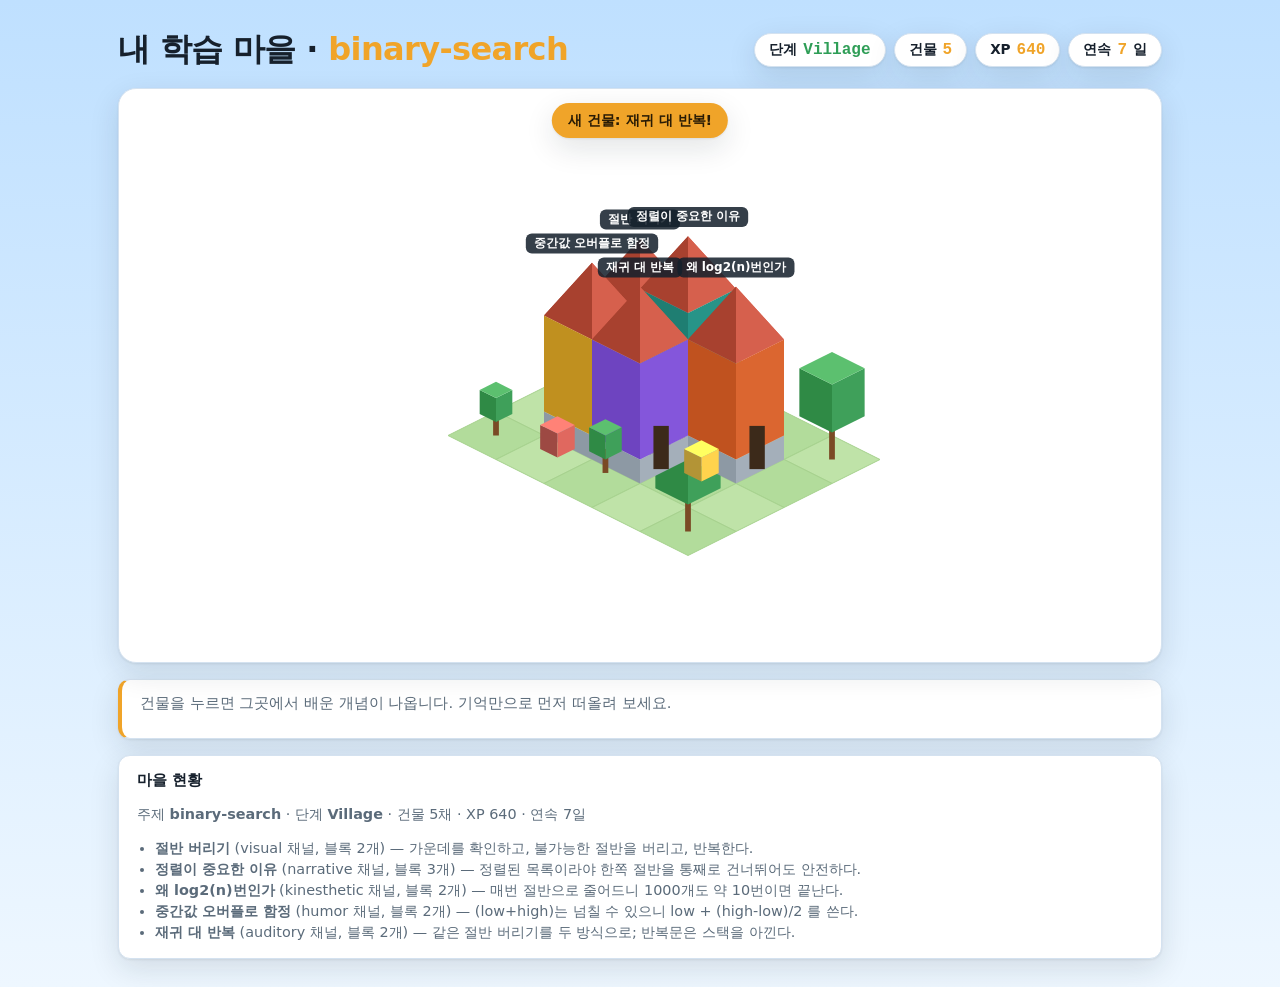
<file: templates/world/world.html>
<!doctype html>
<html lang="ko">
<head>
  <meta charset="utf-8">
  <meta name="viewport" content="width=device-width, initial-scale=1">
  <title>내 학습 마을 - /superlearning</title>
  <link rel="stylesheet" href="world.css">
</head>
<body>
<!-- The reward world. It renders progress-state.json as a growing isometric town:
     one building per mastered concept, climbing plot -> room -> house -> village -> city.
     Click a building to recall the concept it stands for (the town is a memory palace).

     DATA: world.js reads the inline <script id="world-data"> below first, so this page
     renders when opened straight from disk. When you copy templates/world/ into a vault's
     world/ folder, replace the inline JSON with the learner's live progress (or delete it
     and let world.js fetch ../progress-state.json over http). Keep .world-stage and
     .world-summary -- the gate checks for both (the world must be readable, not only drawn). -->
<div class="world-shell">

  <header class="world-head">
    <h1>내 학습 마을 · <span class="topic">내 마을</span></h1>
    <div class="world-stats">
      <span class="stat-chip tier">단계 <b>Plot</b></span>
      <span class="stat-chip">건물 <b data-stat-buildings>0</b></span>
      <span class="stat-chip">XP <b data-stat-xp>0</b></span>
      <span class="stat-chip">연속 <b data-stat-streak>0</b>일</span>
    </div>
  </header>

  <div class="world-stage" role="img" aria-label="학습 진행도를 보여주는 아이소메트릭 마을. 자세한 내용은 아래 마을 현황 참고.">
    <canvas></canvas>
  </div>

  <section class="world-panel" aria-live="polite">
    <p class="ph">건물을 누르면 그곳에서 배운 개념이 나옵니다. 기억만으로 먼저 떠올려 보세요.</p>
  </section>

  <section class="world-summary" aria-label="마을 현황 텍스트 요약">
    <h2>마을 현황</h2>
    <p class="empty">아직 빈 땅입니다.</p>
  </section>

</div>

<!-- demo progress so the template renders on its own; replace with the learner's state in a vault -->
<script type="application/json" id="world-data">
{
  "learner": "alex",
  "topic": "binary-search",
  "xp": 640,
  "streak": 7,
  "masteredConcepts": [
    { "id": "halving-the-search", "mastered": true, "retrievalPassed": true, "channel": "visual" },
    { "id": "why-sorted-matters", "mastered": true, "retrievalPassed": true, "channel": "narrative" },
    { "id": "log-n-steps", "mastered": true, "retrievalPassed": true, "channel": "kinesthetic" },
    { "id": "midpoint-overflow", "mastered": true, "retrievalPassed": true, "channel": "humor" },
    { "id": "recursion-vs-loop", "mastered": true, "retrievalPassed": true, "channel": "auditory" }
  ],
  "world": {
    "tier": "village",
    "blocks": [
      { "id": "b1", "conceptId": "halving-the-search", "kind": "floor", "earned": true },
      { "id": "b2", "conceptId": "halving-the-search", "kind": "lamp", "earned": true },
      { "id": "b3", "conceptId": "why-sorted-matters", "kind": "floor", "earned": true },
      { "id": "b4", "conceptId": "why-sorted-matters", "kind": "door", "earned": true },
      { "id": "b5", "conceptId": "why-sorted-matters", "kind": "tree", "earned": true },
      { "id": "b6", "conceptId": "log-n-steps", "kind": "floor", "earned": true },
      { "id": "b7", "conceptId": "log-n-steps", "kind": "lamp", "earned": true },
      { "id": "b8", "conceptId": "midpoint-overflow", "kind": "floor", "earned": true },
      { "id": "b9", "conceptId": "midpoint-overflow", "kind": "shop", "earned": true },
      { "id": "b10", "conceptId": "recursion-vs-loop", "kind": "floor", "earned": true },
      { "id": "b11", "conceptId": "recursion-vs-loop", "kind": "tree", "earned": true }
    ]
  },
  "concepts": [
    { "id": "halving-the-search", "title": "절반 버리기", "channel": "visual", "oneLine": "가운데를 확인하고, 불가능한 절반을 버리고, 반복한다." },
    { "id": "why-sorted-matters", "title": "정렬이 중요한 이유", "channel": "narrative", "oneLine": "정렬된 목록이라야 한쪽 절반을 통째로 건너뛰어도 안전하다." },
    { "id": "log-n-steps", "title": "왜 log2(n)번인가", "channel": "kinesthetic", "oneLine": "매번 절반으로 줄어드니 1000개도 약 10번이면 끝난다." },
    { "id": "midpoint-overflow", "title": "중간값 오버플로 함정", "channel": "humor", "oneLine": "(low+high)는 넘칠 수 있으니 low + (high-low)/2 를 쓴다." },
    { "id": "recursion-vs-loop", "title": "재귀 대 반복", "channel": "auditory", "oneLine": "같은 절반 버리기를 두 방식으로; 반복문은 스택을 아낀다." }
  ]
}
</script>
<script src="world.js"></script>
</body>
</html>
</file>
<file: templates/world/world.css>
/*
  /superlearning reward world -- stylesheet for world.html.
  A growing isometric settlement that renders progress-state.json: every concept the learner
  masters places a building, and the town climbs plot -> room -> house -> village -> city.
  No dependencies, no image assets (the canvas draws every block as an isometric prism).
  The world doubles as a memory palace: each building is tagged with the concept it stands for,
  so the spatial layout is itself a recall cue. WCAG: a readable .world-summary mirrors the canvas.
*/

:root {
  color-scheme: light dark;
  --font-ui: ui-sans-serif, system-ui, -apple-system, "Segoe UI", "Noto Sans KR", "Malgun Gothic", sans-serif;
  --font-mono: ui-monospace, "Cascadia Code", Consolas, monospace;

  --bg: #eaf3ff;
  --sky-top: #bfe0ff;
  --sky-bot: #eef7ff;
  --panel: #ffffff;
  --ink: #16202c;
  --ink-soft: #5b6b7a;
  --line: #d4e2f0;
  --accent: #f0a429;
  --accent-ink: #2a1c05;
  --good: #2f9e57;
  --shadow: 0 1px 2px rgba(20, 32, 44, 0.08), 0 10px 30px rgba(20, 32, 44, 0.12);
}

@media (prefers-color-scheme: dark) {
  :root {
    --bg: #0c1016;
    --sky-top: #16243a;
    --sky-bot: #0c1016;
    --panel: #141a22;
    --ink: #e8eef5;
    --ink-soft: #9fb0c2;
    --line: #25303d;
    --accent: #f0b54a;
    --accent-ink: #2a1c05;
    --good: #5fd08c;
    --shadow: 0 1px 2px rgba(0, 0, 0, 0.4), 0 12px 36px rgba(0, 0, 0, 0.45);
  }
}

* { box-sizing: border-box; }

body {
  margin: 0;
  min-height: 100vh;
  background: linear-gradient(180deg, var(--sky-top), var(--sky-bot));
  color: var(--ink);
  font-family: var(--font-ui);
  -webkit-font-smoothing: antialiased;
}

.world-shell {
  max-width: 1100px;
  margin: 0 auto;
  padding: clamp(14px, 3vw, 28px);
  display: grid;
  gap: 16px;
}

/* header: title + the live counters */
.world-head {
  display: flex;
  flex-wrap: wrap;
  align-items: center;
  justify-content: space-between;
  gap: 12px;
}
.world-head h1 {
  margin: 0;
  font-size: clamp(1.3rem, 1rem + 1.6vw, 2rem);
  letter-spacing: -0.02em;
}
.world-head .topic { color: var(--accent); }

.world-stats { display: flex; gap: 8px; flex-wrap: wrap; }
.stat-chip {
  background: var(--panel);
  border: 1px solid var(--line);
  border-radius: 999px;
  padding: 7px 14px;
  font-size: 0.85rem;
  font-weight: 600;
  box-shadow: var(--shadow);
  display: inline-flex;
  gap: 6px;
  align-items: baseline;
}
.stat-chip b { font-family: var(--font-mono); color: var(--accent); font-size: 1rem; }
.stat-chip.tier b { color: var(--good); text-transform: capitalize; }

/* the canvas stage */
.world-stage {
  position: relative;
  background:
    radial-gradient(120% 90% at 50% 0%, rgba(255, 255, 255, 0.35), transparent 60%),
    var(--panel);
  border: 1px solid var(--line);
  border-radius: 18px;
  box-shadow: var(--shadow);
  overflow: hidden;
  min-height: 420px;
}
.world-stage canvas { display: block; width: 100%; height: 100%; }

/* the celebratory banner when a new block just landed */
.world-toast {
  position: absolute;
  top: 14px; left: 50%;
  transform: translateX(-50%);
  background: var(--accent);
  color: var(--accent-ink);
  font-weight: 700;
  font-size: 0.9rem;
  padding: 8px 16px;
  border-radius: 999px;
  box-shadow: var(--shadow);
  animation: pop 0.5s cubic-bezier(0.2, 0.9, 0.3, 1.4);
}
@keyframes pop { from { transform: translateX(-50%) scale(0.6); opacity: 0; } }

/* the memory-palace recall panel (click a building) */
.world-panel {
  background: var(--panel);
  border: 1px solid var(--line);
  border-left: 4px solid var(--accent);
  border-radius: 12px;
  padding: 14px 18px;
  box-shadow: var(--shadow);
  min-height: 60px;
}
.world-panel .ph { color: var(--ink-soft); margin: 0; }
.world-panel h2 { margin: 0 0 6px; font-size: 1.05rem; }
.world-panel .channel {
  display: inline-block;
  font-family: var(--font-mono);
  font-size: 0.72rem;
  text-transform: uppercase;
  letter-spacing: 0.06em;
  color: var(--accent);
  border: 1px solid var(--line);
  border-radius: 6px;
  padding: 2px 7px;
  margin-bottom: 6px;
}
.world-panel p { margin: 4px 0 0; color: var(--ink-soft); font-size: 0.92rem; }

/* the accessible text mirror of the scene -- progress is readable, not only drawn */
.world-summary {
  background: var(--panel);
  border: 1px solid var(--line);
  border-radius: 12px;
  padding: 14px 18px;
  font-size: 0.9rem;
  color: var(--ink-soft);
  box-shadow: var(--shadow);
}
.world-summary h2 { margin: 0 0 6px; font-size: 0.95rem; color: var(--ink); }
.world-summary ul { margin: 6px 0 0; padding-left: 18px; }
.world-summary li { margin: 2px 0; }
.world-summary .empty { font-style: italic; }

:where(a, button, [tabindex]):focus-visible { outline: 3px solid var(--accent); outline-offset: 2px; border-radius: 6px; }

@media (prefers-reduced-motion: reduce) {
  *, *::before, *::after { animation-duration: 0.001ms !important; }
}
</file>
